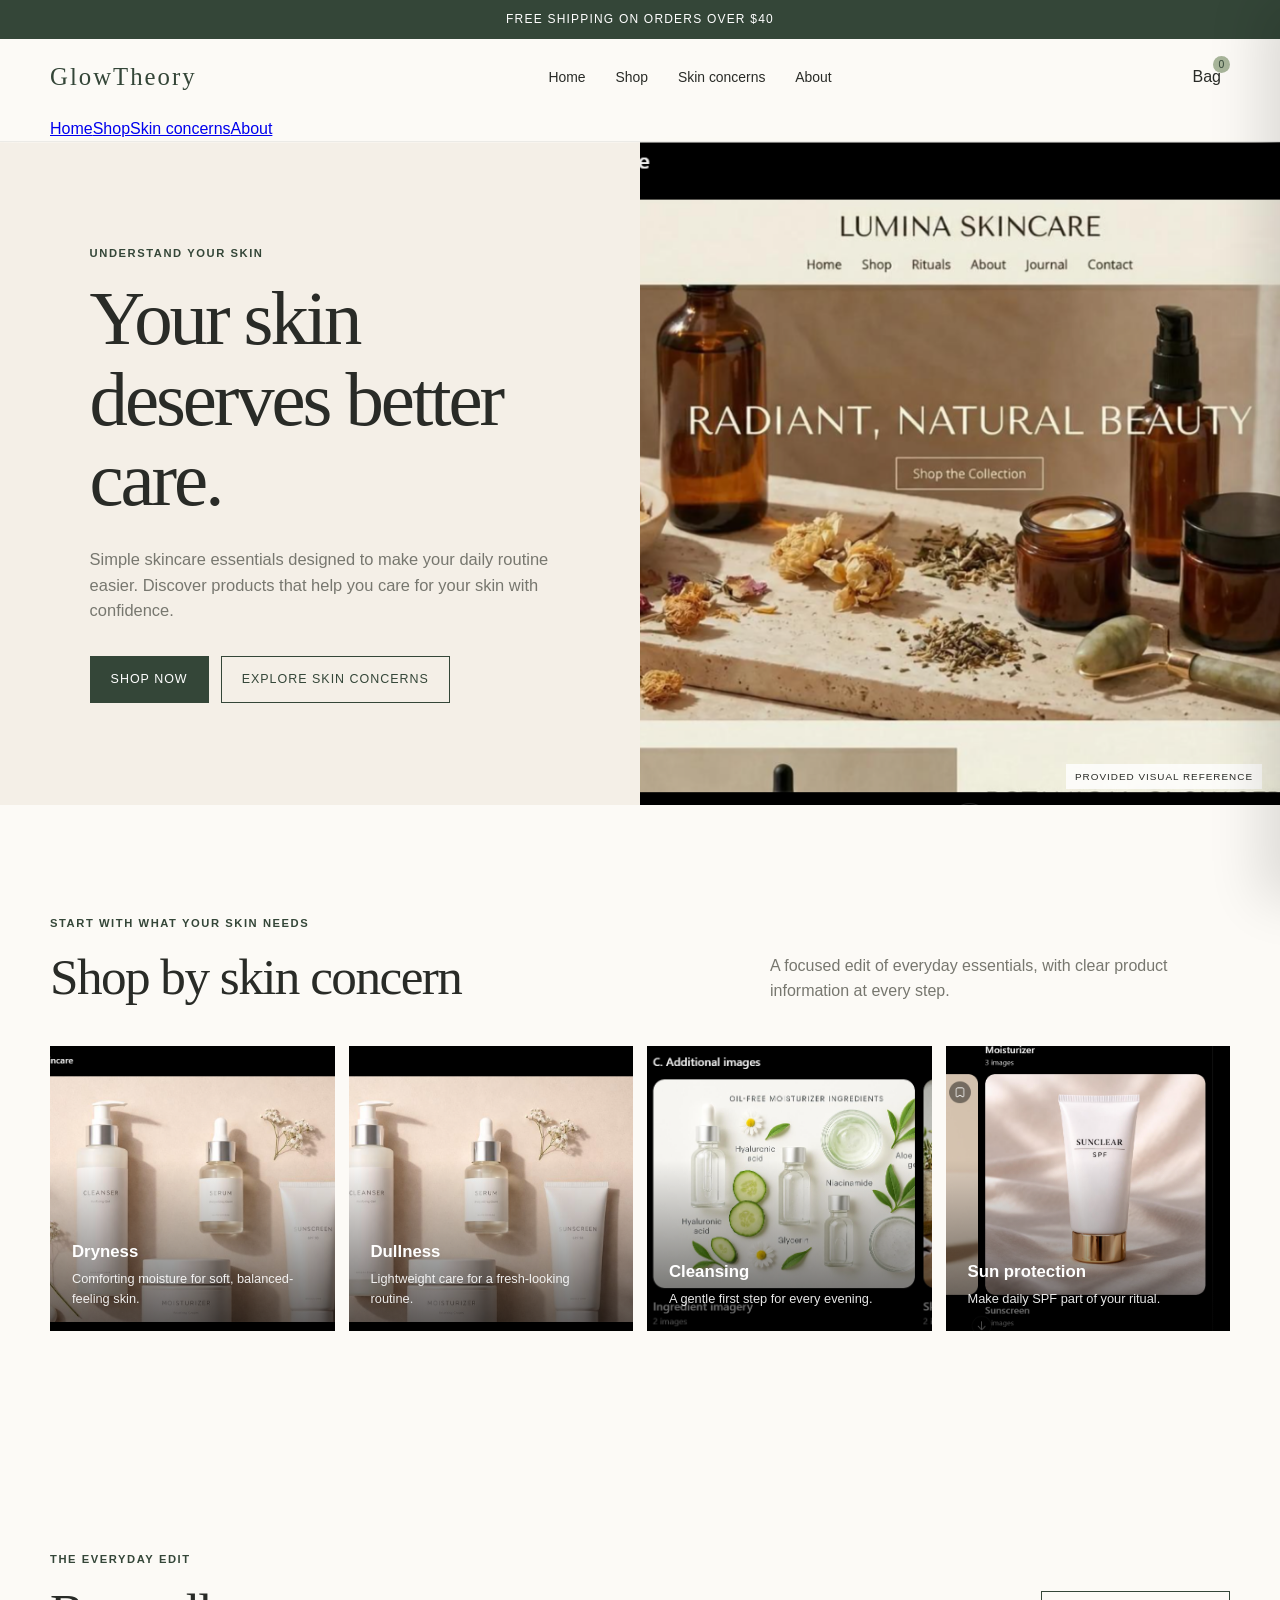
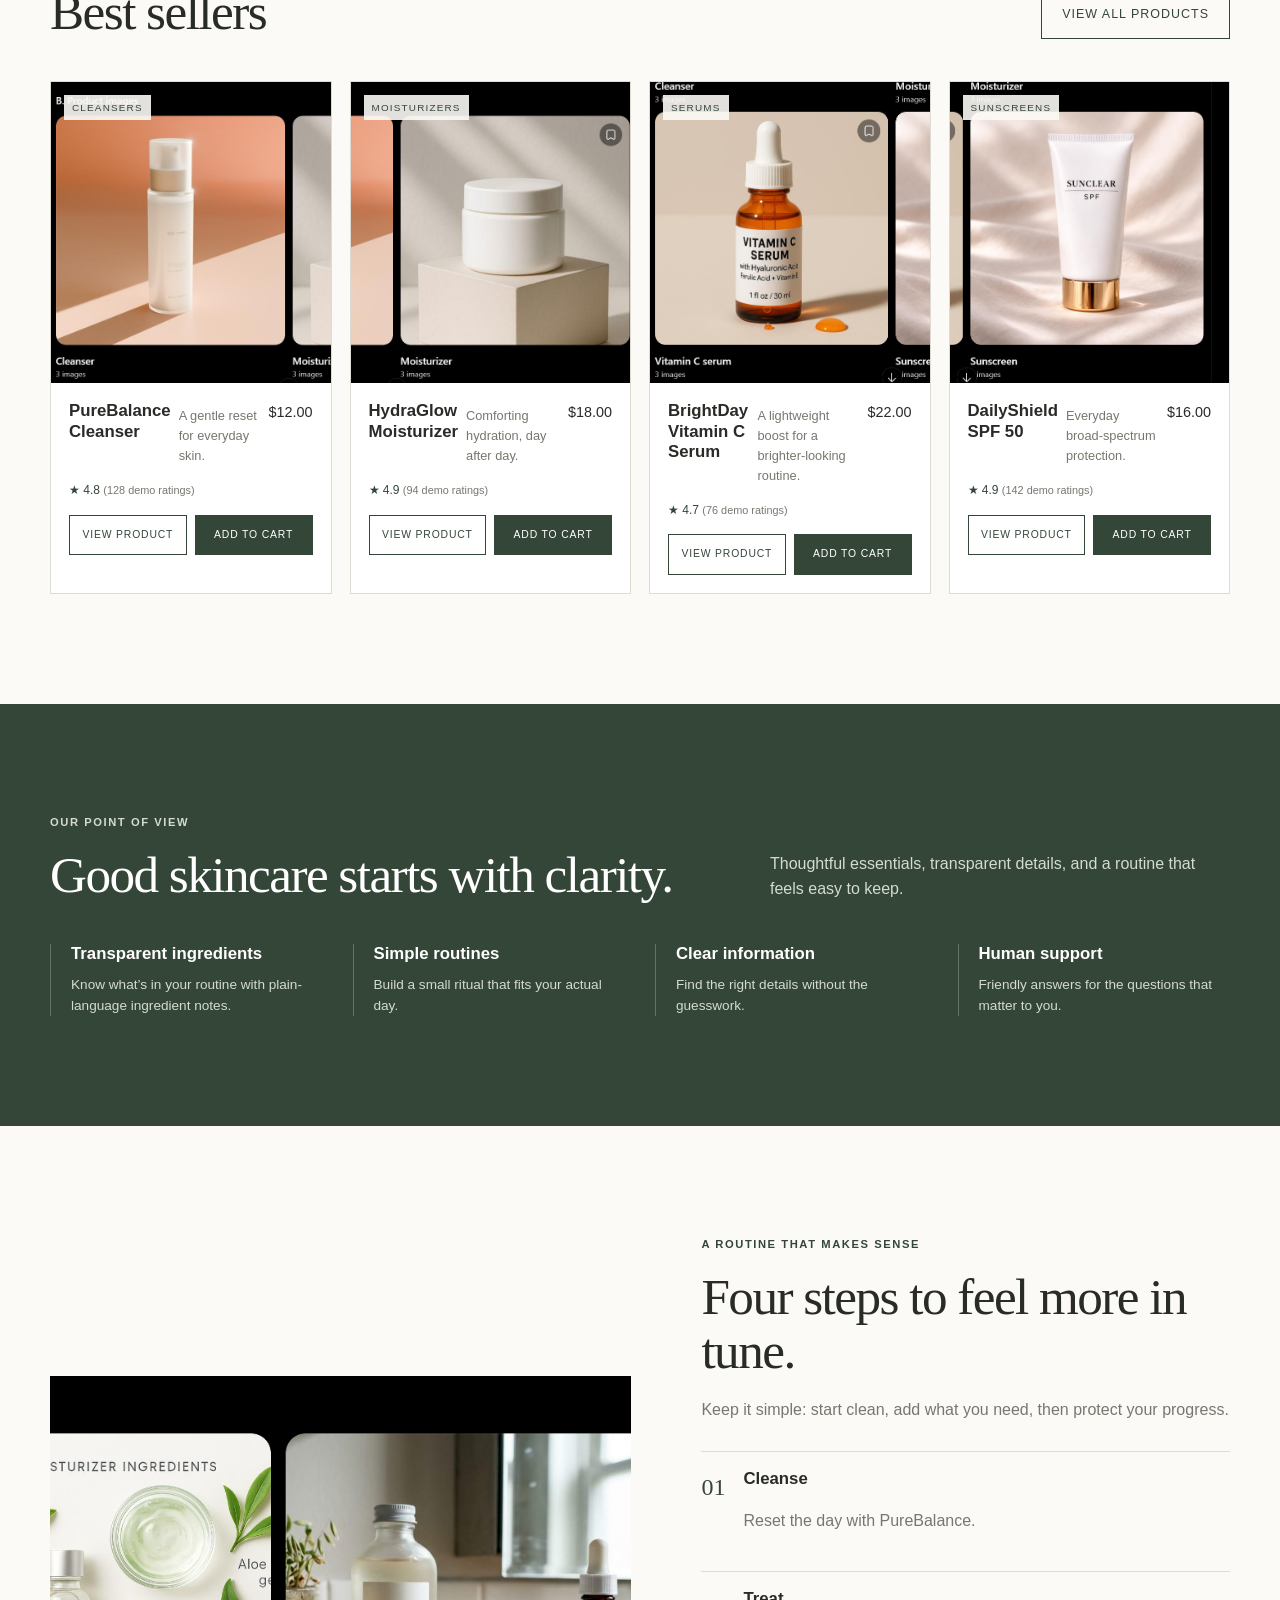
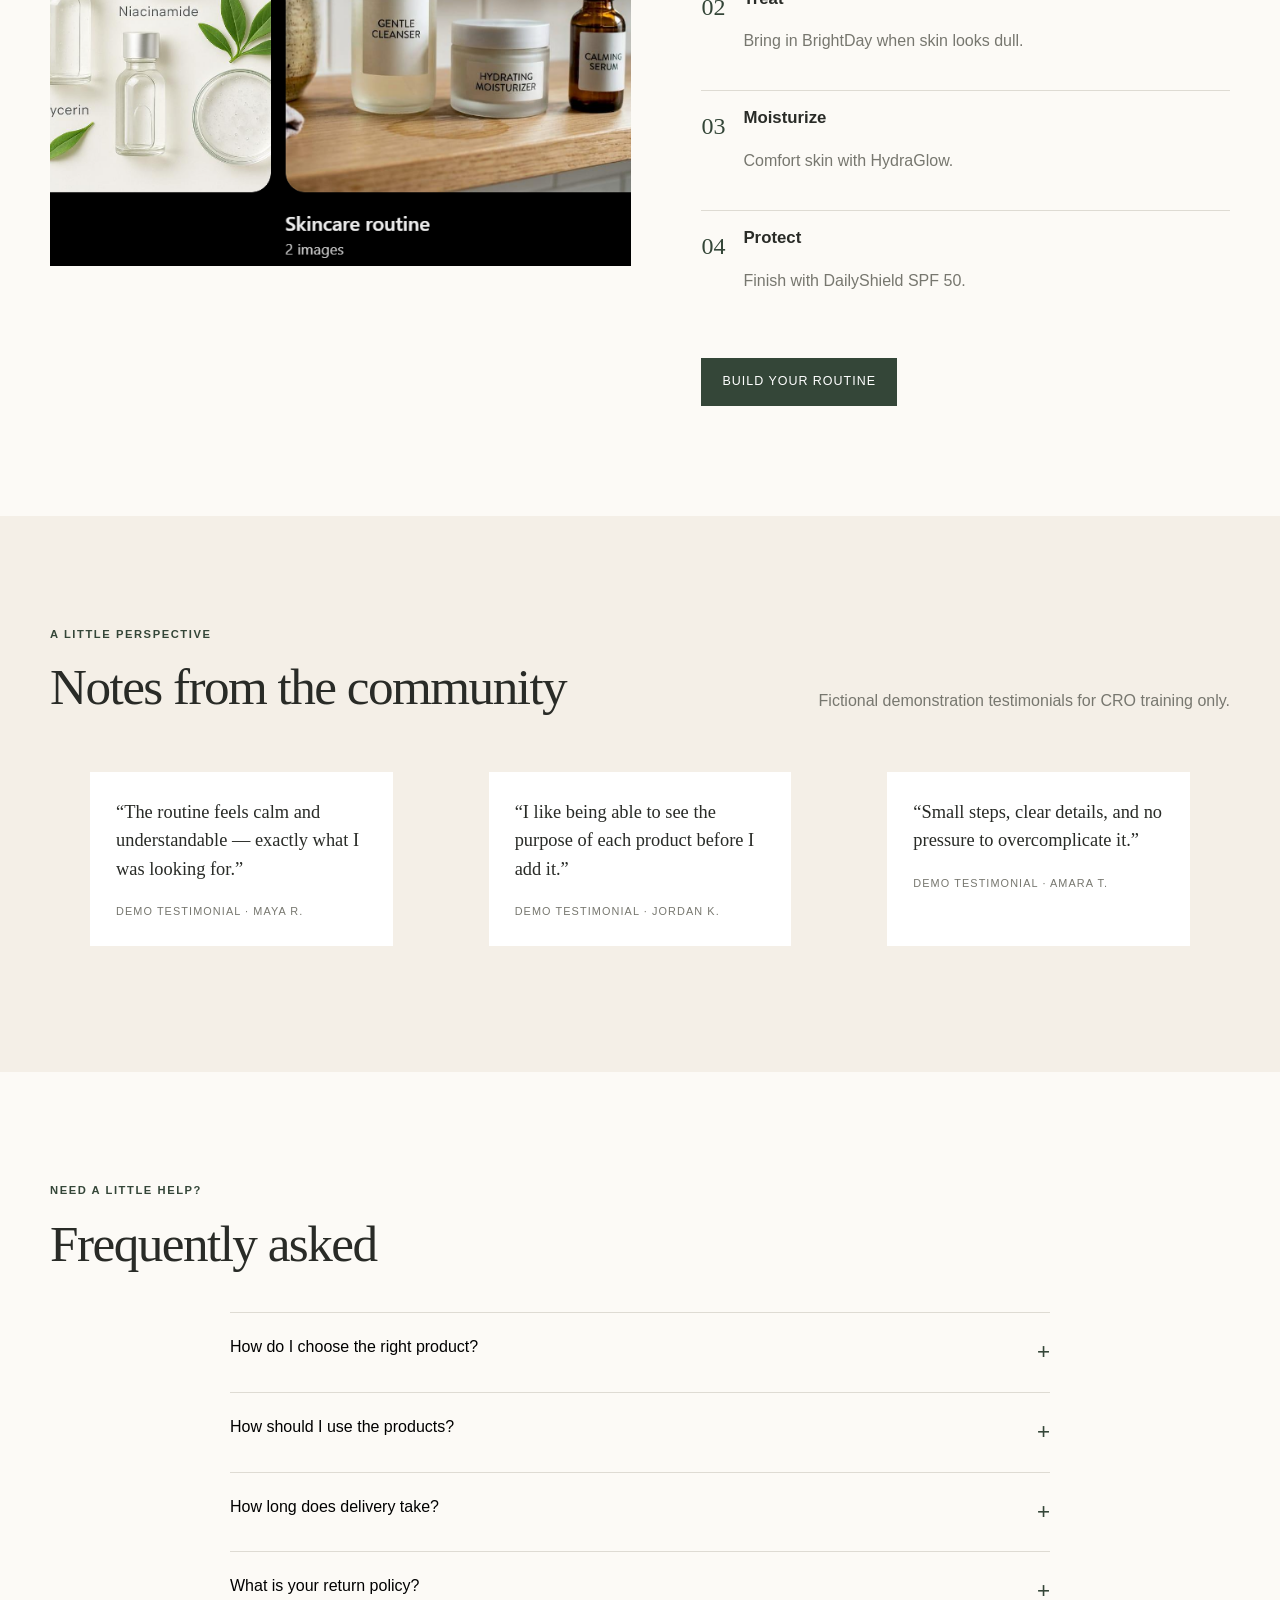
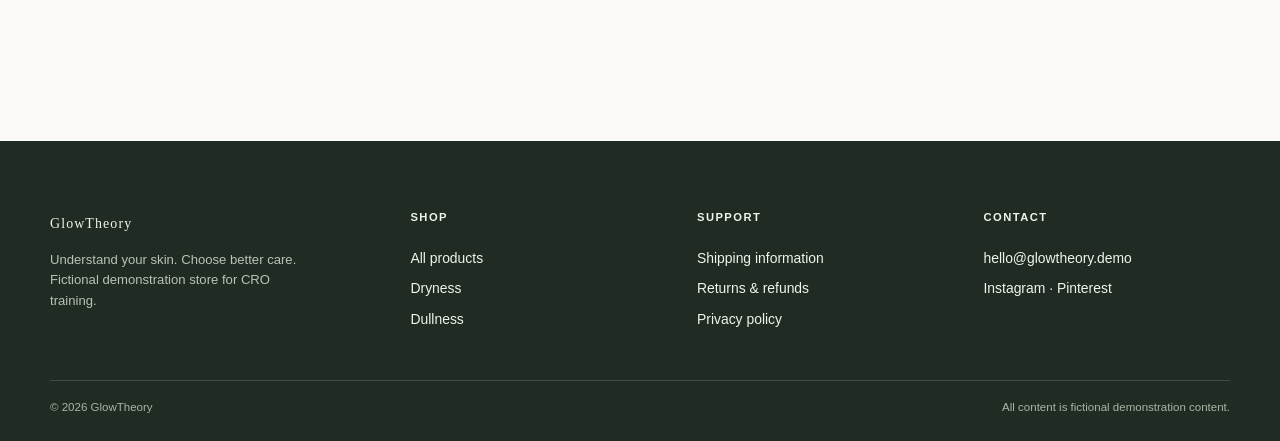
<file: index.html>
<!doctype html><html lang="en"><head><meta charset="utf-8"><meta name="viewport" content="width=device-width,initial-scale=1"><meta name="description" content="GlowTheory — understandable skincare for everyday routines"><title>GlowTheory · Understand Your Skin. Choose Better Care.</title><link rel="stylesheet" href="css/style.css"><!-- Microsoft Clarity: replace YOUR_CLARITY_PROJECT_ID with your project ID. --><script>window.CLARITY_PROJECT_ID='zena3ykt2j';</script><script type="text/javascript">(function(c,l,a,r,i,t,y){c[a]=c[a]||function(){(c[a].q=c[a].q||[]).push(arguments)};t=l.createElement(r);t.async=1;t.src="https://www.clarity.ms/tag/"+i;y=l.getElementsByTagName(r)[0];y.parentNode.insertBefore(t,y);})(window, document, "clarity", "script", "zena3ykt2j");</script></head><body>
<div class="announcement">Free shipping on orders over $40</div><header class="site-header"><div class="container nav"><a class="logo" href="index.html">GlowTheory</a><nav class="nav-links"><a href="index.html">Home</a><a href="shop.html">Shop</a><a href="shop.html?concern=all">Skin concerns</a><a href="#about">About</a></nav><div class="nav-actions"><button class="icon-button" data-cart-open aria-label="Open cart">Bag <span class="cart-count" data-cart-count>0</span></button><button class="icon-button menu-toggle" data-menu-toggle aria-label="Open menu">☰</button></div></div><nav class="mobile-nav container" data-mobile-nav><a href="index.html">Home</a><a href="shop.html">Shop</a><a href="shop.html?concern=all">Skin concerns</a><a href="#about">About</a></nav></header>
<main><section class="hero"><div class="hero-copy"><span class="eyebrow">Understand your skin</span><h1>Your skin deserves better care.</h1><p>Simple skincare essentials designed to make your daily routine easier. Discover products that help you care for your skin with confidence.</p><div class="hero-actions"><a class="button button-dark" href="shop.html">Shop now</a><a class="button button-light" href="#concerns">Explore skin concerns</a></div></div><div class="hero-image" role="img" aria-label="Warm skincare lifestyle with bottles, creams and a facial roller"></div></section>
<section class="section container" id="concerns"><div class="section-head"><div><span class="eyebrow">Start with what your skin needs</span><h2>Shop by skin concern</h2></div><p>A focused edit of everyday essentials, with clear product information at every step.</p></div><div class="concern-grid"><a class="concern-card" href="shop.html?concern=Dryness"><h3>Dryness</h3><p>Comforting moisture for soft, balanced-feeling skin.</p></a><a class="concern-card" href="shop.html?concern=Dullness"><h3>Dullness</h3><p>Lightweight care for a fresh-looking routine.</p></a><a class="concern-card" href="shop.html?concern=Cleansing"><h3>Cleansing</h3><p>A gentle first step for every evening.</p></a><a class="concern-card" href="shop.html?concern=Sun%20protection"><h3>Sun protection</h3><p>Make daily SPF part of your ritual.</p></a></div></section>
<section class="section container"><div class="section-head"><div><span class="eyebrow">The everyday edit</span><h2>Best sellers</h2></div><a class="button button-light" href="shop.html">View all products</a></div><div class="product-grid" id="home-products"></div></section>
<section class="section value-band" id="about"><div class="container"><div class="section-head"><div><span class="eyebrow" style="color:#d4dbd0">Our point of view</span><h2>Good skincare starts with clarity.</h2></div><p style="color:#d4dbd0">Thoughtful essentials, transparent details, and a routine that feels easy to keep.</p></div><div class="values"><div class="value"><h3>Transparent ingredients</h3><p>Know what’s in your routine with plain-language ingredient notes.</p></div><div class="value"><h3>Simple routines</h3><p>Build a small ritual that fits your actual day.</p></div><div class="value"><h3>Clear information</h3><p>Find the right details without the guesswork.</p></div><div class="value"><h3>Human support</h3><p>Friendly answers for the questions that matter to you.</p></div></div></div></section>
<section class="section container"><div class="routine"><div class="routine-image" role="img" aria-label="A calm skincare routine arranged on a wooden shelf"></div><div class="routine-copy"><span class="eyebrow">A routine that makes sense</span><h2>Four steps to feel more in tune.</h2><p>Keep it simple: start clean, add what you need, then protect your progress.</p><div class="routine-steps"><div class="step"><span>01</span><div><h3>Cleanse</h3><p>Reset the day with PureBalance.</p></div></div><div class="step"><span>02</span><div><h3>Treat</h3><p>Bring in BrightDay when skin looks dull.</p></div></div><div class="step"><span>03</span><div><h3>Moisturize</h3><p>Comfort skin with HydraGlow.</p></div></div><div class="step"><span>04</span><div><h3>Protect</h3><p>Finish with DailyShield SPF 50.</p></div></div></div><a class="button button-dark" href="shop.html">Build your routine</a></div></div></section>
<section class="section reviews"><div class="container"><div class="section-head"><div><span class="eyebrow">A little perspective</span><h2>Notes from the community</h2></div><p>Fictional demonstration testimonials for CRO training only.</p></div><div class="review-grid"><blockquote class="review"><p>“The routine feels calm and understandable — exactly what I was looking for.”</p><small>Demo testimonial · Maya R.</small></blockquote><blockquote class="review"><p>“I like being able to see the purpose of each product before I add it.”</p><small>Demo testimonial · Jordan K.</small></blockquote><blockquote class="review"><p>“Small steps, clear details, and no pressure to overcomplicate it.”</p><small>Demo testimonial · Amara T.</small></blockquote></div></div></section>
<section class="section container"><div class="section-head"><div><span class="eyebrow">Need a little help?</span><h2>Frequently asked</h2></div></div><div class="faq"><div class="faq-item"><button class="faq-button" data-faq>How do I choose the right product?</button><p class="faq-answer">Start with your main concern, then review the product purpose and skin type notes on each product page.</p></div><div class="faq-item"><button class="faq-button" data-faq>How should I use the products?</button><p class="faq-answer">Follow the simple routine order above and always read the final product label before use.</p></div><div class="faq-item"><button class="faq-button" data-faq>How long does delivery take?</button><p class="faq-answer">This demonstration store uses a simulated delivery experience; no real orders are processed.</p></div><div class="faq-item"><button class="faq-button" data-faq>What is your return policy?</button><p class="faq-answer">For the demo, unused items can be returned within 30 days. This is fictional policy content.</p></div></div></section></main>
<footer class="footer"><div class="container footer-grid"><div><a class="logo" href="index.html" style="color:#eff4ec">GlowTheory</a><p>Understand your skin. Choose better care. Fictional demonstration store for CRO training.</p></div><div class="footer-col"><h3>Shop</h3><a href="shop.html">All products</a><a href="shop.html?concern=Dryness">Dryness</a><a href="shop.html?concern=Dullness">Dullness</a></div><div class="footer-col"><h3>Support</h3><a href="#">Shipping information</a><a href="#">Returns & refunds</a><a href="#">Privacy policy</a></div><div class="footer-col"><h3>Contact</h3><a href="mailto:hello@glowtheory.demo">hello@glowtheory.demo</a><a href="#">Instagram · Pinterest</a></div></div><div class="container footer-bottom"><span>© <span data-year></span> GlowTheory</span><span>All content is fictional demonstration content.</span></div></footer>
<div class="overlay" data-overlay></div><aside class="cart-drawer" data-cart-drawer><div class="drawer-head"><h2>Your bag</h2><button class="icon-button" data-cart-close aria-label="Close cart">✕</button></div><div class="cart-items" data-cart-items></div><div class="cart-summary"><div class="summary-row"><span>Subtotal</span><strong data-subtotal>$0.00</strong></div><div class="summary-row"><span>Demo shipping</span><strong data-shipping>$0.00</strong></div><div class="summary-row total"><span>Total</span><strong data-total>$0.00</strong></div><button class="button button-dark button-wide" data-demo-checkout>Continue to demo checkout</button><span class="checkout-demo">No payment is collected in this frontend demonstration.</span></div></aside><div class="toast" data-toast></div><script src="js/products.js"></script><script src="js/main.js"></script><script>document.addEventListener('DOMContentLoaded',()=>{const g=document.querySelector('#home-products');g.innerHTML=GLOW_PRODUCTS.map(p=>`<article class="product-card"><a class="product-image" href="product.html?id=${p.id}" style="background-image:url('${p.image}');background-position:${p.position}" aria-label="View ${p.name}"><span class="product-tag">${p.category}</span></a><div class="product-card-body"><div><h3>${p.name}</h3><p>${p.benefit}</p><span class="price">$${p.price.toFixed(2)}</span></div><div class="rating">★ ${p.rating} <small>(${p.reviews} demo ratings)</small></div><div class="card-actions"><a class="button button-light" href="product.html?id=${p.id}">View product</a><button class="button button-dark" data-add-cart="${p.id}">Add to cart</button></div></div></article>`).join('');document.querySelector('[data-demo-checkout]').onclick=()=>alert('Demo checkout: no order was placed and no payment information was collected.');});</script></body></html>
</file>
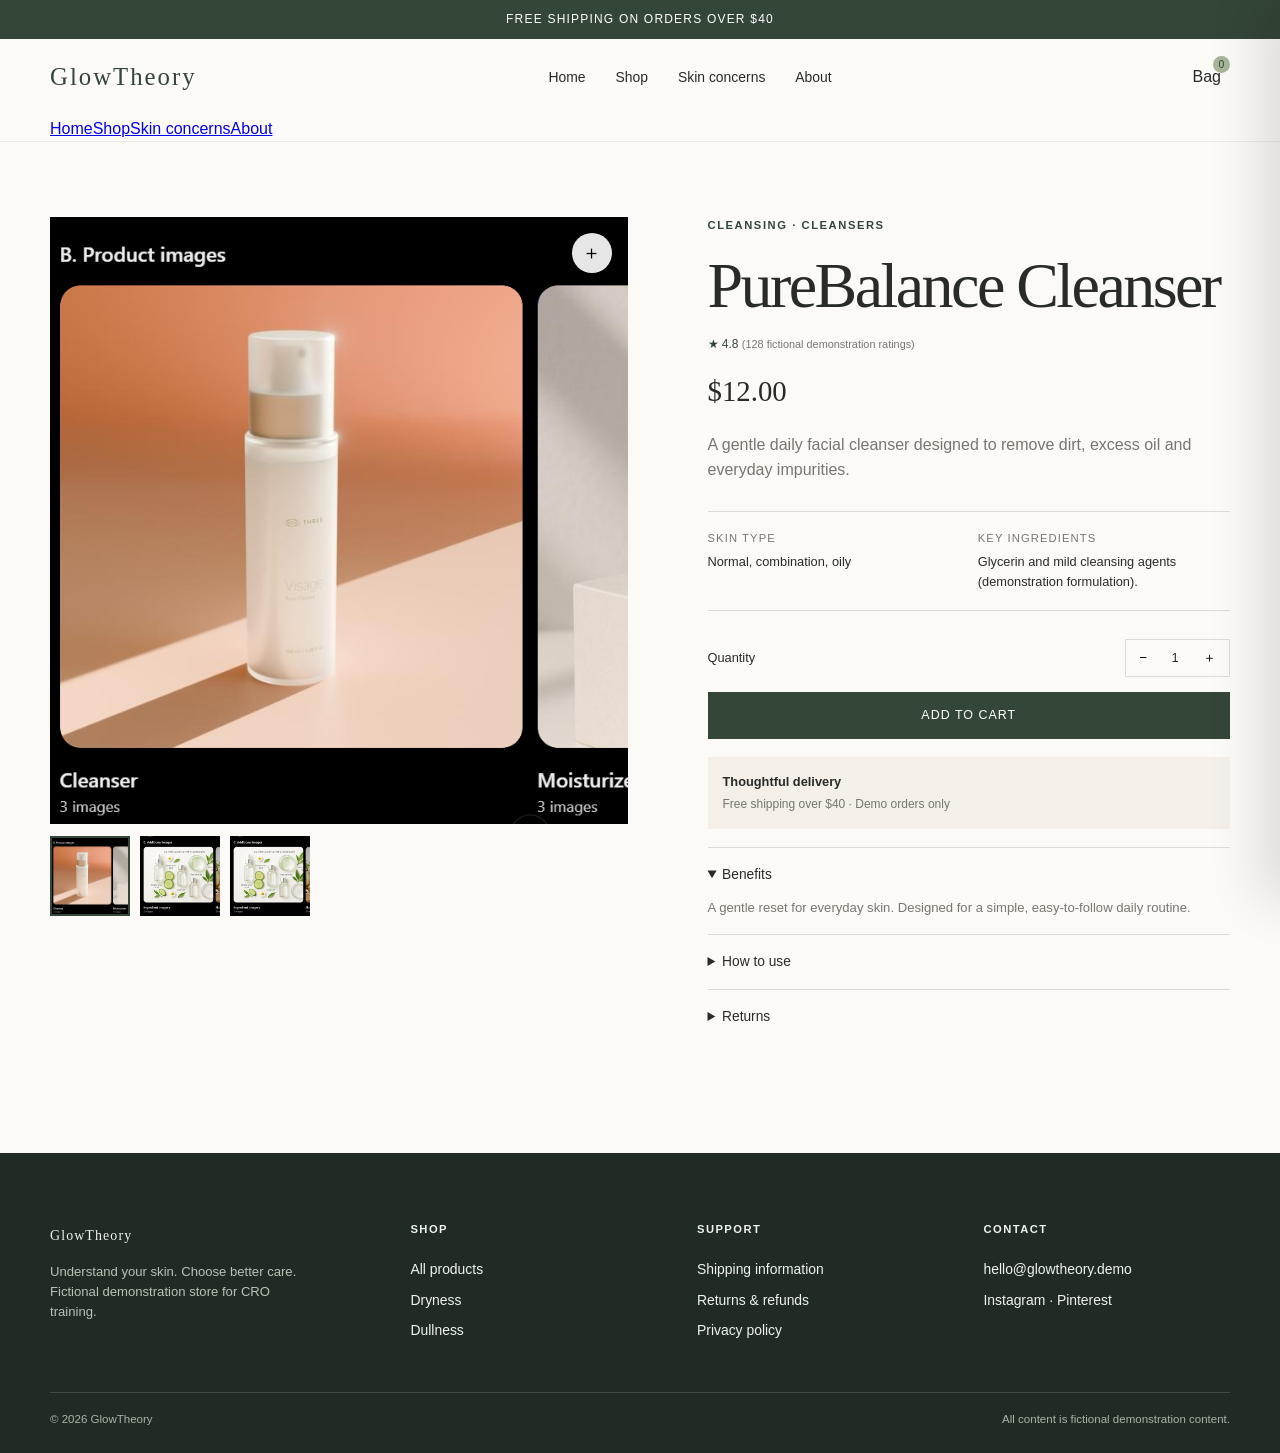
<file: product.html>
<!doctype html><html lang="en"><head><meta charset="utf-8"><meta name="viewport" content="width=device-width,initial-scale=1"><meta name="description" content="GlowTheory product details"><title>Product · GlowTheory</title><link rel="stylesheet" href="css/style.css"><script>window.CLARITY_PROJECT_ID='zena3ykt2j';</script><script type="text/javascript">(function(c,l,a,r,i,t,y){c[a]=c[a]||function(){(c[a].q=c[a].q||[]).push(arguments)};t=l.createElement(r);t.async=1;t.src="https://www.clarity.ms/tag/"+i;y=l.getElementsByTagName(r)[0];y.parentNode.insertBefore(t,y);})(window, document, "clarity", "script", "zena3ykt2j");</script></head><body><div class="announcement">Free shipping on orders over $40</div><header class="site-header"><div class="container nav"><a class="logo" href="index.html">GlowTheory</a><nav class="nav-links"><a href="index.html">Home</a><a href="shop.html">Shop</a><a href="shop.html?concern=all">Skin concerns</a><a href="index.html#about">About</a></nav><div class="nav-actions"><button class="icon-button" data-cart-open>Bag <span class="cart-count" data-cart-count>0</span></button><button class="icon-button menu-toggle" data-menu-toggle>☰</button></div></div><nav class="mobile-nav container" data-mobile-nav><a href="index.html">Home</a><a href="shop.html">Shop</a><a href="shop.html?concern=all">Skin concerns</a><a href="index.html#about">About</a></nav></header><main class="product-detail"><div class="container"><div class="detail-layout" data-product-detail></div></div></main><footer class="footer"><div class="container footer-grid"><div><a class="logo" href="index.html" style="color:#eff4ec">GlowTheory</a><p>Understand your skin. Choose better care. Fictional demonstration store for CRO training.</p></div><div class="footer-col"><h3>Shop</h3><a href="shop.html">All products</a><a href="shop.html?concern=Dryness">Dryness</a><a href="shop.html?concern=Dullness">Dullness</a></div><div class="footer-col"><h3>Support</h3><a href="#">Shipping information</a><a href="#">Returns & refunds</a><a href="#">Privacy policy</a></div><div class="footer-col"><h3>Contact</h3><a href="mailto:hello@glowtheory.demo">hello@glowtheory.demo</a><a href="#">Instagram · Pinterest</a></div></div><div class="container footer-bottom"><span>© <span data-year></span> GlowTheory</span><span>All content is fictional demonstration content.</span></div></footer><div class="overlay" data-overlay></div><aside class="cart-drawer" data-cart-drawer><div class="drawer-head"><h2>Your bag</h2><button class="icon-button" data-cart-close>✕</button></div><div class="cart-items" data-cart-items></div><div class="cart-summary"><div class="summary-row"><span>Subtotal</span><strong data-subtotal>$0.00</strong></div><div class="summary-row"><span>Demo shipping</span><strong data-shipping>$0.00</strong></div><div class="summary-row total"><span>Total</span><strong data-total>$0.00</strong></div><button class="button button-dark button-wide" onclick="alert('Demo checkout: no order was placed.')">Continue to demo checkout</button></div></aside><div class="toast" data-toast></div><script src="js/products.js"></script><script src="js/main.js"></script><script src="js/product.js"></script></body></html>
</file>
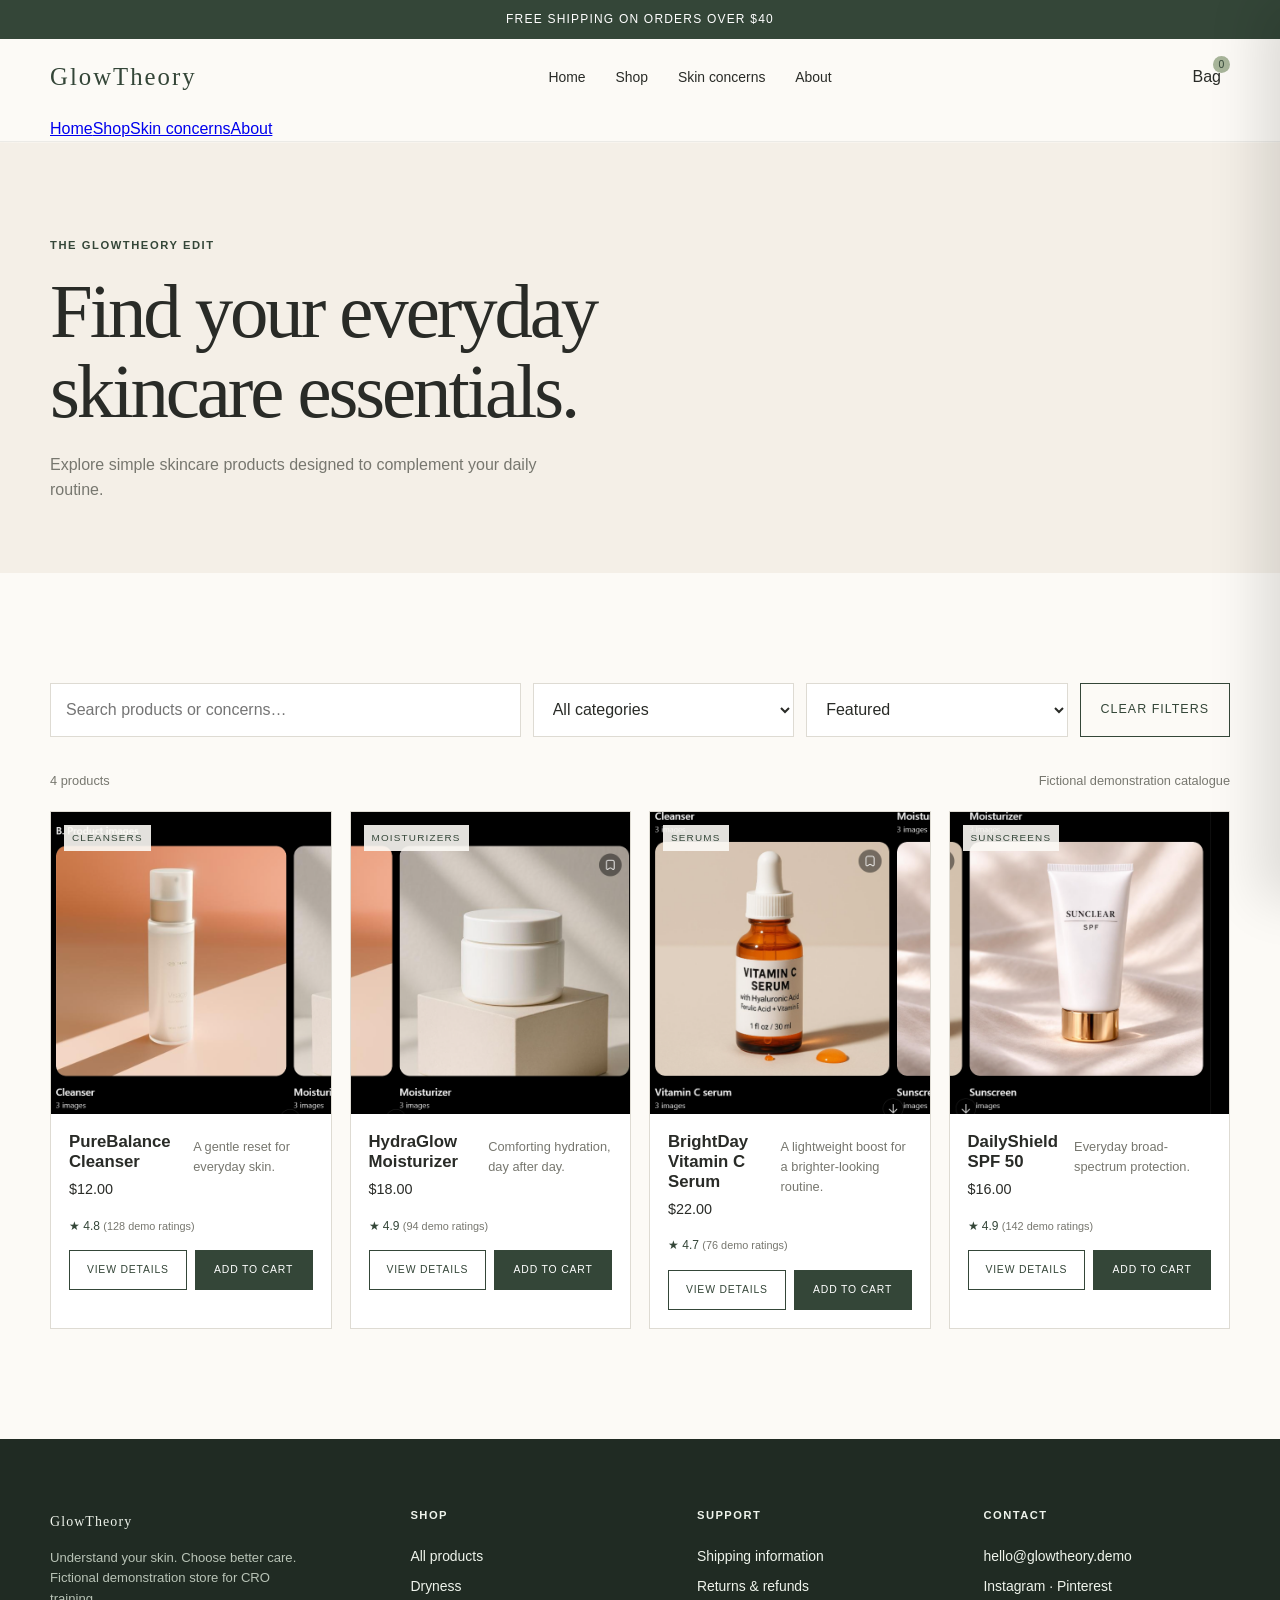
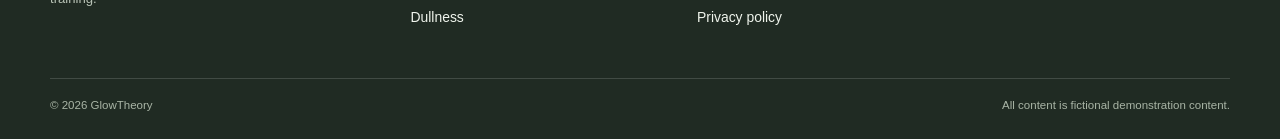
<file: shop.html>
<!doctype html><html lang="en"><head><meta charset="utf-8"><meta name="viewport" content="width=device-width,initial-scale=1"><meta name="description" content="Shop GlowTheory everyday skincare essentials"><title>Shop · GlowTheory</title><link rel="stylesheet" href="css/style.css"><script>window.CLARITY_PROJECT_ID='zena3ykt2j';</script><script type="text/javascript">(function(c,l,a,r,i,t,y){c[a]=c[a]||function(){(c[a].q=c[a].q||[]).push(arguments)};t=l.createElement(r);t.async=1;t.src="https://www.clarity.ms/tag/"+i;y=l.getElementsByTagName(r)[0];y.parentNode.insertBefore(t,y);})(window, document, "clarity", "script", "zena3ykt2j");</script></head><body><div class="announcement">Free shipping on orders over $40</div><header class="site-header"><div class="container nav"><a class="logo" href="index.html">GlowTheory</a><nav class="nav-links"><a href="index.html">Home</a><a href="shop.html">Shop</a><a href="shop.html?concern=all">Skin concerns</a><a href="index.html#about">About</a></nav><div class="nav-actions"><button class="icon-button" data-cart-open>Bag <span class="cart-count" data-cart-count>0</span></button><button class="icon-button menu-toggle" data-menu-toggle>☰</button></div></div><nav class="mobile-nav container" data-mobile-nav><a href="index.html">Home</a><a href="shop.html">Shop</a><a href="shop.html?concern=all">Skin concerns</a><a href="index.html#about">About</a></nav></header><main><section class="page-hero"><div class="container"><span class="eyebrow">The GlowTheory edit</span><h1>Find your everyday<br>skincare essentials.</h1><p>Explore simple skincare products designed to complement your daily routine.</p></div></section><section class="section container"><div class="shop-toolbar"><input class="input" data-search type="search" placeholder="Search products or concerns…" aria-label="Search products"><select class="select" data-category aria-label="Filter by category"><option value="">All categories</option><option>Cleansers</option><option>Moisturizers</option><option>Serums</option><option>Sunscreens</option></select><select class="select" data-sort aria-label="Sort products"><option value="featured">Featured</option><option value="popular">Most popular</option><option value="price-low">Price: low to high</option><option value="price-high">Price: high to low</option></select><button class="button button-light" data-clear>Clear filters</button></div><div class="shop-meta"><span data-product-count></span><span>Fictional demonstration catalogue</span></div><div class="product-grid" data-product-grid></div></section></main><footer class="footer"><div class="container footer-grid"><div><a class="logo" href="index.html" style="color:#eff4ec">GlowTheory</a><p>Understand your skin. Choose better care. Fictional demonstration store for CRO training.</p></div><div class="footer-col"><h3>Shop</h3><a href="shop.html">All products</a><a href="shop.html?concern=Dryness">Dryness</a><a href="shop.html?concern=Dullness">Dullness</a></div><div class="footer-col"><h3>Support</h3><a href="#">Shipping information</a><a href="#">Returns & refunds</a><a href="#">Privacy policy</a></div><div class="footer-col"><h3>Contact</h3><a href="mailto:hello@glowtheory.demo">hello@glowtheory.demo</a><a href="#">Instagram · Pinterest</a></div></div><div class="container footer-bottom"><span>© <span data-year></span> GlowTheory</span><span>All content is fictional demonstration content.</span></div></footer><div class="overlay" data-overlay></div><aside class="cart-drawer" data-cart-drawer><div class="drawer-head"><h2>Your bag</h2><button class="icon-button" data-cart-close>✕</button></div><div class="cart-items" data-cart-items></div><div class="cart-summary"><div class="summary-row"><span>Subtotal</span><strong data-subtotal>$0.00</strong></div><div class="summary-row"><span>Demo shipping</span><strong data-shipping>$0.00</strong></div><div class="summary-row total"><span>Total</span><strong data-total>$0.00</strong></div><button class="button button-dark button-wide" onclick="alert('Demo checkout: no order was placed.')">Continue to demo checkout</button></div></aside><div class="toast" data-toast></div><script src="js/products.js"></script><script src="js/main.js"></script><script src="js/shop.js"></script></body></html>
</file>
<file: css/style.css>
:root{--beige:#f4efe7;--cream:#fcfaf6;--sage:#a8b59a;--forest:#344638;--ink:#292b27;--muted:#77776f;--line:#dedbd3;--white:#fff}*{box-sizing:border-box}html{scroll-behavior:smooth}body{margin:0;background:var(--cream);color:var(--ink);font-family:Inter,Arial,sans-serif;line-height:1.55}h1,h2,h3,p{margin:0}h1,h2{font-family:Georgia,'Times New Roman',serif;font-weight:400;line-height:1.05}h1{font-size:clamp(3rem,6vw,6.8rem);letter-spacing:-.04em}h2{font-size:clamp(2.25rem,4vw,4rem);letter-spacing:-.03em}h3{font-size:1.05rem;line-height:1.2}.container{width:min(1180px,calc(100% - 48px));margin:auto}.announcement{background:var(--forest);color:#fff;text-align:center;font-size:.75rem;letter-spacing:.1em;text-transform:uppercase;padding:10px}.site-header{position:sticky;top:0;z-index:20;background:rgba(252,250,246,.94);backdrop-filter:blur(14px);border-bottom:1px solid rgba(41,43,39,.08)}.nav{height:78px;display:flex;align-items:center;justify-content:space-between}.logo{font-family:Georgia,serif;font-size:1.55rem;letter-spacing:.08em;color:var(--forest);text-decoration:none}.nav-links{display:flex;gap:30px;align-items:center}.nav-links a,.footer a{color:inherit;text-decoration:none;font-size:.87rem}.nav-links a:hover,.footer a:hover{text-decoration:underline}.nav-actions{display:flex;gap:12px;align-items:center}.icon-button{border:0;background:none;color:var(--ink);font:inherit;cursor:pointer;padding:9px;position:relative}.cart-count{position:absolute;right:0;top:0;background:var(--sage);color:var(--forest);font-size:.65rem;min-width:17px;height:17px;border-radius:99px;display:grid;place-items:center}.menu-toggle{display:none}.button{display:inline-flex;align-items:center;justify-content:center;gap:8px;border:1px solid transparent;padding:13px 20px;text-decoration:none;font:inherit;font-size:.78rem;letter-spacing:.08em;text-transform:uppercase;cursor:pointer;transition:.2s}.button-dark{background:var(--forest);color:#fff}.button-dark:hover{background:#253629;transform:translateY(-1px)}.button-light{border-color:var(--forest);color:var(--forest);background:transparent}.button-light:hover{background:var(--beige)}.button-wide{width:100%}.eyebrow{display:block;color:var(--forest);font-size:.7rem;letter-spacing:.14em;text-transform:uppercase;font-weight:700;margin-bottom:17px}.hero{min-height:650px;display:grid;grid-template-columns:1fr 1fr;background:var(--beige)}.hero-copy{padding:clamp(40px,8vw,110px) clamp(24px,7vw,100px);display:flex;flex-direction:column;justify-content:center}.hero-copy p{max-width:490px;color:var(--muted);font-size:1.03rem;margin:26px 0 32px}.hero-actions{display:flex;gap:12px;flex-wrap:wrap}.hero-image{min-height:650px;background-image:url('../assets/images/hero/hero-board.png');background-size:cover;background-position:center 53%;position:relative}.hero-image:after{content:'Provided visual reference';position:absolute;bottom:16px;right:18px;background:rgba(255,255,255,.8);padding:5px 9px;font-size:.62rem;letter-spacing:.1em;text-transform:uppercase}.section{padding:110px 0}.section-head{display:flex;justify-content:space-between;align-items:end;gap:24px;margin-bottom:42px}.section-head p{max-width:460px;color:var(--muted)}.concern-grid{display:grid;grid-template-columns:repeat(4,1fr);gap:14px}.concern-card{min-height:285px;padding:22px;display:flex;flex-direction:column;justify-content:end;color:#fff;text-decoration:none;background-color:var(--forest);background-image:url('../assets/images/lifestyle/products-board.png');background-size:cover;background-position:center;position:relative;overflow:hidden}.concern-card:nth-child(2){background-position:70% center}.concern-card:nth-child(3){background-image:url('../assets/images/lifestyle/ingredients.png');background-position:left center}.concern-card:nth-child(4){background-image:url('../assets/images/products/sunscreen.png');background-position:right top}.concern-card:after{content:'';position:absolute;inset:40% 0 0;background:linear-gradient(transparent,rgba(0,0,0,.65))}.concern-card>*{position:relative;z-index:1}.concern-card p{font-size:.8rem;opacity:.9;margin-top:7px}.product-grid{display:grid;grid-template-columns:repeat(4,1fr);gap:18px}.product-card{background:#fff;border:1px solid var(--line);min-width:0}.product-image{display:block;aspect-ratio:1/1.08;background-color:var(--beige);background-size:cover;position:relative;text-decoration:none}.product-tag{position:absolute;top:13px;left:13px;background:rgba(252,250,246,.9);color:var(--forest);font-size:.62rem;text-transform:uppercase;letter-spacing:.12em;padding:5px 8px}.product-card-body{padding:18px}.product-card-body>div:first-child{display:flex;justify-content:space-between;gap:8px}.product-card-body p{font-size:.8rem;color:var(--muted);margin-top:5px}.price{white-space:nowrap;font-size:.9rem}.rating{font-size:.75rem;color:var(--forest);margin:15px 0}.rating small{color:var(--muted);font-size:.68rem}.card-actions{display:flex;gap:8px}.card-actions .button{flex:1;padding:11px 8px;font-size:.65rem}.value-band{background:var(--forest);color:#fff}.values{display:grid;grid-template-columns:repeat(4,1fr);gap:30px}.value{border-left:1px solid rgba(255,255,255,.24);padding-left:20px}.value p{color:#d4dbd0;font-size:.85rem;margin-top:10px}.routine{display:grid;grid-template-columns:1.1fr 1fr;gap:70px;align-items:center}.routine-image{min-height:490px;background:url('../assets/images/lifestyle/routine.png') center/cover}.routine-copy p{color:var(--muted);margin:20px 0}.routine-steps{display:grid;gap:0;margin:28px 0}.step{display:flex;gap:18px;padding:17px 0;border-top:1px solid var(--line)}.step span{color:var(--forest);font-family:Georgia,serif;font-size:1.5rem}.reviews{background:var(--beige)}.review-grid{display:grid;grid-template-columns:repeat(3,1fr);gap:16px}.review{background:#fff;padding:26px}.review p{font-family:Georgia,serif;font-size:1.15rem}.review small{display:block;color:var(--muted);font-size:.68rem;text-transform:uppercase;letter-spacing:.1em;margin-top:20px}.faq{max-width:820px;margin:auto}.faq-item{border-top:1px solid var(--line)}.faq-button{width:100%;background:none;border:0;padding:22px 0;text-align:left;font:inherit;display:flex;justify-content:space-between;cursor:pointer}.faq-button:after{content:'+';font-size:1.4rem;color:var(--forest)}.faq-item.open .faq-button:after{content:'−'}.faq-answer{display:none;color:var(--muted);padding:0 50px 22px 0}.faq-item.open .faq-answer{display:block}.footer{background:#202b23;color:#eff4ec;padding:70px 0 24px}.footer-grid{display:grid;grid-template-columns:1.3fr repeat(3,1fr);gap:40px}.footer p{color:#b8c3b6;font-size:.82rem;margin-top:14px;max-width:270px}.footer h3{font-family:Inter,sans-serif;font-size:.7rem;letter-spacing:.13em;text-transform:uppercase;margin-bottom:14px}.footer-col{display:grid;align-content:start;gap:9px}.footer-bottom{border-top:1px solid rgba(255,255,255,.15);margin-top:50px;padding-top:18px;color:#a9b5a6;font-size:.72rem;display:flex;justify-content:space-between}.cart-drawer{position:fixed;z-index:40;right:0;top:0;height:100vh;width:min(420px,100%);background:var(--cream);transform:translateX(100%);transition:.3s;box-shadow:-20px 0 50px rgba(0,0,0,.12);padding:28px;display:flex;flex-direction:column}.cart-drawer.open{transform:translateX(0)}.overlay{position:fixed;inset:0;background:rgba(28,36,28,.35);z-index:30;opacity:0;pointer-events:none;transition:.3s}.overlay.show{opacity:1;pointer-events:auto}.drawer-head{display:flex;justify-content:space-between;align-items:center;border-bottom:1px solid var(--line);padding-bottom:20px}.drawer-head h2{font-size:2rem}.cart-items{padding:18px 0;overflow:auto;flex:1}.cart-item{display:flex;gap:13px;border-bottom:1px solid var(--line);padding:14px 0}.cart-thumb{width:70px;height:80px;background-size:cover;background-color:var(--beige);flex:none}.cart-item-info{display:grid;gap:4px;font-size:.82rem}.cart-item-info span{color:var(--muted);font-size:.75rem}.cart-item-actions{display:flex;gap:7px;align-items:center}.cart-item-actions button{border:1px solid var(--line);background:#fff;min-width:25px;height:25px;cursor:pointer}.text-button{border:0!important;background:none!important;color:var(--muted);font-size:.7rem;text-decoration:underline;margin-left:5px}.empty-cart{text-align:center;padding:60px 10px}.cart-summary{border-top:1px solid var(--line);padding-top:18px}.summary-row{display:flex;justify-content:space-between;margin:6px 0;font-size:.84rem}.total{font-weight:700;font-size:1rem;margin:12px 0 20px}.toast{position:fixed;z-index:50;bottom:22px;left:50%;transform:translate(-50%,20px);background:var(--forest);color:#fff;padding:13px 20px;font-size:.8rem;opacity:0;pointer-events:none;transition:.25s}.toast.show{opacity:1;transform:translate(-50%,0)}.page-hero{padding:95px 0 70px;background:var(--beige)}.page-hero p{max-width:530px;color:var(--muted);margin-top:20px}.shop-toolbar{display:grid;grid-template-columns:1.8fr 1fr 1fr auto;gap:12px;margin-bottom:34px}.input,.select{border:1px solid var(--line);background:#fff;padding:14px 15px;font:inherit;color:var(--ink);width:100%}.shop-meta{display:flex;justify-content:space-between;align-items:center;margin-bottom:20px;color:var(--muted);font-size:.8rem}.no-results{grid-column:1/-1;padding:70px 0;text-align:center}.product-detail{padding:75px 0 110px}.detail-layout{display:grid;grid-template-columns:1.05fr .95fr;gap:80px}.detail-main{aspect-ratio:1/1.05;background-color:var(--beige);background-size:cover;position:relative;transition:.3s}.detail-main.zoomed{background-size:150%;cursor:zoom-out}.zoom-button{position:absolute;right:16px;top:16px;border:0;background:rgba(255,255,255,.9);width:40px;height:40px;border-radius:50%;font-size:1.2rem;cursor:pointer}.thumbs{display:flex;gap:10px;margin-top:12px}.thumb{width:80px;height:80px;background-size:cover;border:2px solid transparent;background-color:var(--beige);cursor:pointer}.thumb.active{border-color:var(--forest)}.detail-copy h1{font-size:clamp(2.8rem,5vw,5rem);margin-bottom:16px}.detail-price{font-family:Georgia,serif;font-size:1.8rem;margin:8px 0 20px}.lead{color:var(--muted);font-size:1rem;max-width:500px}.info-grid{display:grid;grid-template-columns:1fr 1fr;gap:18px;border-top:1px solid var(--line);border-bottom:1px solid var(--line);margin:28px 0;padding:18px 0}.info-grid span,.info-grid strong{display:block}.info-grid span{color:var(--muted);font-size:.7rem;text-transform:uppercase;letter-spacing:.1em;margin-bottom:5px}.info-grid strong{font-size:.8rem;font-weight:500}.quantity-row{display:flex;align-items:center;justify-content:space-between;margin-bottom:15px;font-size:.8rem}.quantity{display:flex;align-items:center;border:1px solid var(--line)}.quantity button{border:0;background:none;padding:9px 13px;cursor:pointer}.quantity strong{min-width:30px;text-align:center;font-weight:500}.shipping-note{background:var(--beige);padding:15px;margin:18px 0;display:grid;gap:3px;font-size:.8rem}.shipping-note span{color:var(--muted);font-size:.75rem}.detail-copy details{border-top:1px solid var(--line);padding:16px 0}.detail-copy summary{cursor:pointer;font-size:.86rem}.detail-copy details p{color:var(--muted);font-size:.82rem;padding-top:13px}.checkout-demo{margin-top:12px;display:block;text-align:center;font-size:.65rem;color:var(--muted)}@media(max-width:900px){.nav-links{display:none}.menu-toggle{display:block}.mobile-nav{display:none;position:absolute;top:78px;left:0;right:0;background:var(--cream);border-bottom:1px solid var(--line);padding:20px 24px}.mobile-nav.open{display:grid;gap:16px}.hero{grid-template-columns:1fr}.hero-image{min-height:420px;order:-1}.hero-copy{padding:64px 24px}.concern-grid,.product-grid{grid-template-columns:repeat(2,1fr)}.values{grid-template-columns:repeat(2,1fr)}.routine,.detail-layout{grid-template-columns:1fr;gap:36px}.routine-image{min-height:330px}.detail-layout{gap:45px}.shop-toolbar{grid-template-columns:1fr 1fr}.shop-toolbar .input{grid-column:1/-1}.footer-grid{grid-template-columns:1.5fr 1fr 1fr}.footer-grid>div:last-child{grid-column:2/-1}.container{width:min(100% - 32px,1180px)}}@media(max-width:560px){h1{font-size:3.4rem}.section{padding:72px 0}.section-head{display:block}.section-head p{margin-top:14px}.concern-grid,.product-grid,.values,.review-grid{grid-template-columns:1fr}.concern-card{min-height:230px}.product-grid{gap:12px}.product-card-body{padding:13px}.product-card-body>div:first-child{display:block}.price{display:block;margin-top:9px}.card-actions{display:grid}.footer-grid{grid-template-columns:1fr 1fr;gap:28px}.footer-grid>div:first-child{grid-column:1/-1}.footer-grid>div:last-child{grid-column:auto}.footer-bottom{display:block}.footer-bottom span{display:block;margin-top:7px}.shop-toolbar{grid-template-columns:1fr}.shop-toolbar .input{grid-column:auto}.page-hero{padding:65px 0 50px}.detail-copy h1{font-size:3.4rem}.info-grid{grid-template-columns:1fr}.hero-image{min-height:310px}.hero-copy{padding:55px 16px}.container{width:calc(100% - 28px)}}
</file>
